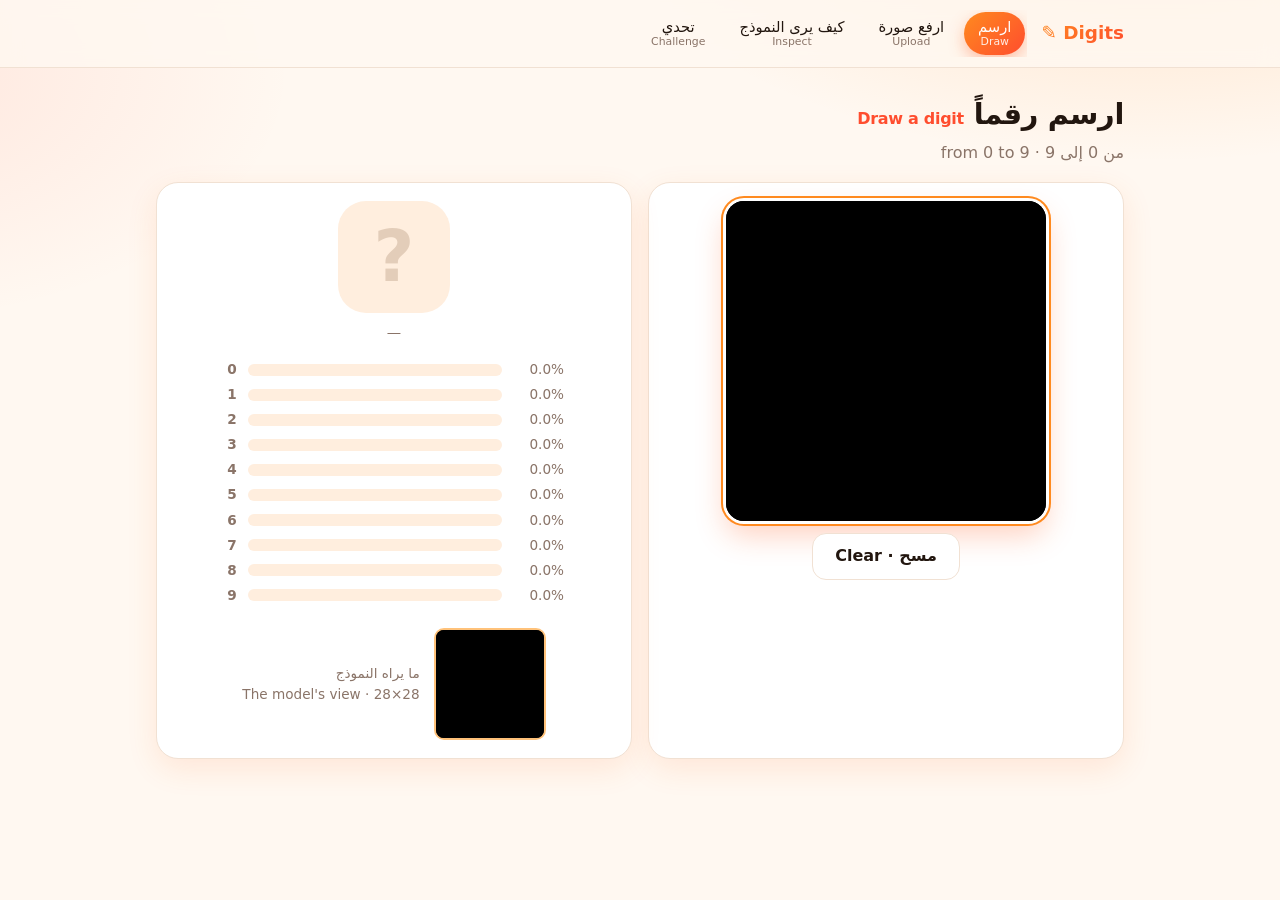
<file: index.html>
<!DOCTYPE html>
<html lang="ar" dir="rtl">
<head>
<meta charset="utf-8">
<meta name="viewport" content="width=device-width, initial-scale=1">
<title>Digits · ارسم</title>
<link rel="stylesheet" href="style.css">
</head>
<body>
<header id="nav"></header>
<main class="wrap">
  <div class="hero">
    <h1>ارسم رقماً <em>Draw a digit</em></h1>
    <p>من 0 إلى 9 · from 0 to 9</p>
  </div>

  <div class="grid">
    <section class="card center">
      <canvas id="pad" class="pad" width="280" height="280"></canvas>
      <div class="row"><button id="clear" class="btn ghost">مسح · Clear</button></div>
    </section>

    <section class="card center">
      <div id="digit" class="digit none">?</div>
      <div id="conf" class="conf">—</div>
      <div id="bars" class="bars"></div>
      <div class="seen">
        <canvas id="view" class="px"></canvas>
        <span>ما يراه النموذج<br>The model's view · 28×28</span>
      </div>
    </section>
  </div>
  <div id="status" class="status"></div>
</main>

<script src="model.js"></script>
<script src="ui.js"></script>
<script>
UI.nav('index.html');
var W = null;
var view = document.getElementById('view');
var res = UI.result(document.getElementById('digit'), document.getElementById('conf'), UI.buildBars(document.getElementById('bars')));

function blank() { UI.drawGray(view, new Float32Array(784), 28, 28, 112); }

function update() {
  if (!W) return;
  var g = padCtl.gray();
  var img = MODEL.preprocess(g.gray, g.w, g.h);
  if (!img) { res.empty(); blank(); return; }
  UI.drawGray(view, img, 28, 28, 112);
  res.show(MODEL.predict(img, W));
}

var padCtl = UI.createPad(document.getElementById('pad'), update);
document.getElementById('clear').addEventListener('click', function () { padCtl.clear(); });
res.empty(); blank();
UI.loadModel(document.getElementById('status')).then(function (w) { W = w; update(); });
</script>
</body>
</html>
</file>
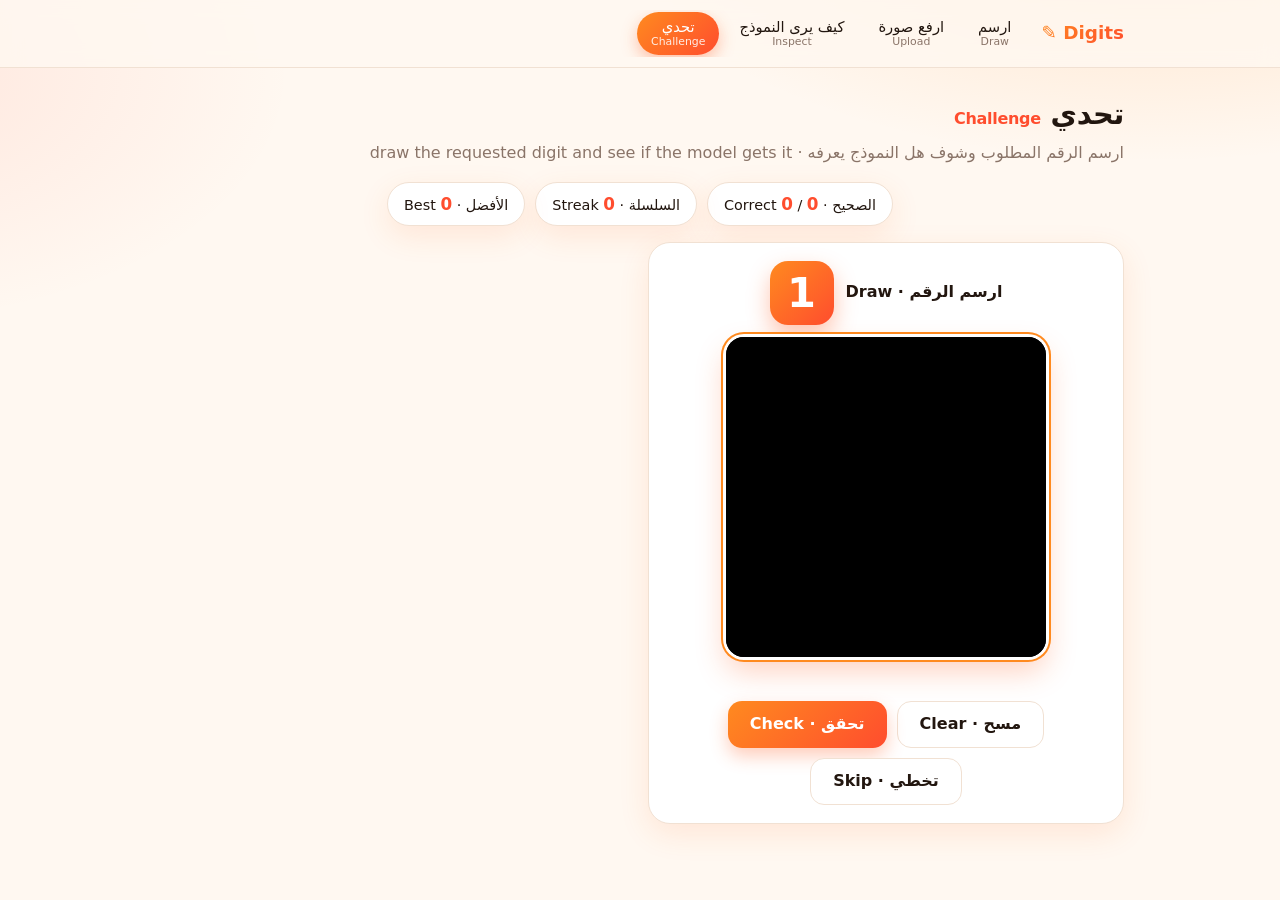
<file: challenge.html>
<!DOCTYPE html>
<html lang="ar" dir="rtl">
<head>
<meta charset="utf-8">
<meta name="viewport" content="width=device-width, initial-scale=1">
<title>Digits · تحدي</title>
<link rel="stylesheet" href="style.css">
</head>
<body>
<header id="nav"></header>
<main class="wrap">
  <div class="hero">
    <h1>تحدي <em>Challenge</em></h1>
    <p>ارسم الرقم المطلوب وشوف هل النموذج يعرفه · draw the requested digit and see if the model gets it</p>
  </div>

  <div class="scorebar">
    <div class="chip">الصحيح · Correct <b id="ok">0</b> / <b id="total">0</b></div>
    <div class="chip">السلسلة · Streak <b id="streak">0</b></div>
    <div class="chip">الأفضل · Best <b id="best">0</b></div>
  </div>

  <div class="grid">
    <section class="card center">
      <div class="target"><span>ارسم الرقم · Draw</span><span class="n" id="target">?</span></div>
      <canvas id="pad" class="pad" width="280" height="280"></canvas>
      <div class="hint" id="hint"></div>
      <div class="row">
        <button id="clear" class="btn ghost">مسح · Clear</button>
        <button id="check" class="btn">تحقق · Check</button>
        <button id="next" class="btn" hidden>التالي · Next</button>
        <button id="skip" class="btn ghost">تخطي · Skip</button>
      </div>
    </section>

    <section class="card center" id="resultCard" hidden>
      <div class="banner" id="banner"></div>
      <div id="digit" class="digit none">?</div>
      <div id="conf" class="conf">—</div>
      <div id="bars" class="bars"></div>
      <div class="seen">
        <canvas id="view" class="px"></canvas>
        <span>ما يراه النموذج<br>The model's view · 28×28</span>
      </div>
    </section>
  </div>
  <div id="status" class="status"></div>
</main>

<script src="model.js"></script>
<script src="ui.js"></script>
<script>
UI.nav('challenge.html');
var W = null, target = -1, checked = false;
var score = { ok: 0, total: 0, streak: 0, best: 0 };
var $ = function (id) { return document.getElementById(id); };
var res = UI.result($('digit'), $('conf'), UI.buildBars($('bars')));

function showScore() {
  $('ok').textContent = score.ok; $('total').textContent = score.total;
  $('streak').textContent = score.streak; $('best').textContent = score.best;
}

function nextRound() {
  var t;
  do { t = Math.floor(Math.random() * 10); } while (t === target);
  target = t; checked = false;
  $('target').textContent = t;
  $('resultCard').hidden = true;
  $('hint').textContent = '';
  $('check').hidden = false; $('next').hidden = true; $('skip').hidden = false;
  padCtl.clear();
}

function check() {
  if (checked || !W) return;
  var g = padCtl.gray();
  var img = MODEL.preprocess(g.gray, g.w, g.h);
  if (!img) { $('hint').textContent = 'ارسم الرقم أولاً · Draw the digit first'; return; }
  checked = true;
  var p = MODEL.predict(img, W);
  var guess = res.show(p);
  UI.drawGray($('view'), img, 28, 28, 112);
  var conf = (p[guess] * 100).toFixed(1) + '%';

  score.total++;
  var banner = $('banner');
  if (guess === target) {
    score.ok++; score.streak++; if (score.streak > score.best) score.best = score.streak;
    banner.className = 'banner ok';
    banner.textContent = 'أحسنت! النموذج عرف رقمك · The model got it (' + conf + ')';
  } else {
    score.streak = 0;
    banner.className = 'banner bad';
    banner.textContent = 'النموذج شافه ' + guess + ' بدل ' + target + ' · It saw ' + guess + ' instead of ' + target + ' (' + conf + ')';
  }
  showScore();
  $('resultCard').hidden = false;
  $('check').hidden = true; $('next').hidden = false; $('skip').hidden = true;
}

var padCtl = UI.createPad($('pad'), null);
$('clear').addEventListener('click', function () { if (!checked) padCtl.clear(); else nextRound(); });
$('check').addEventListener('click', check);
$('next').addEventListener('click', nextRound);
$('skip').addEventListener('click', nextRound);

showScore(); res.empty(); nextRound();
UI.loadModel($('status')).then(function (w) { W = w; });
</script>
</body>
</html>
</file>
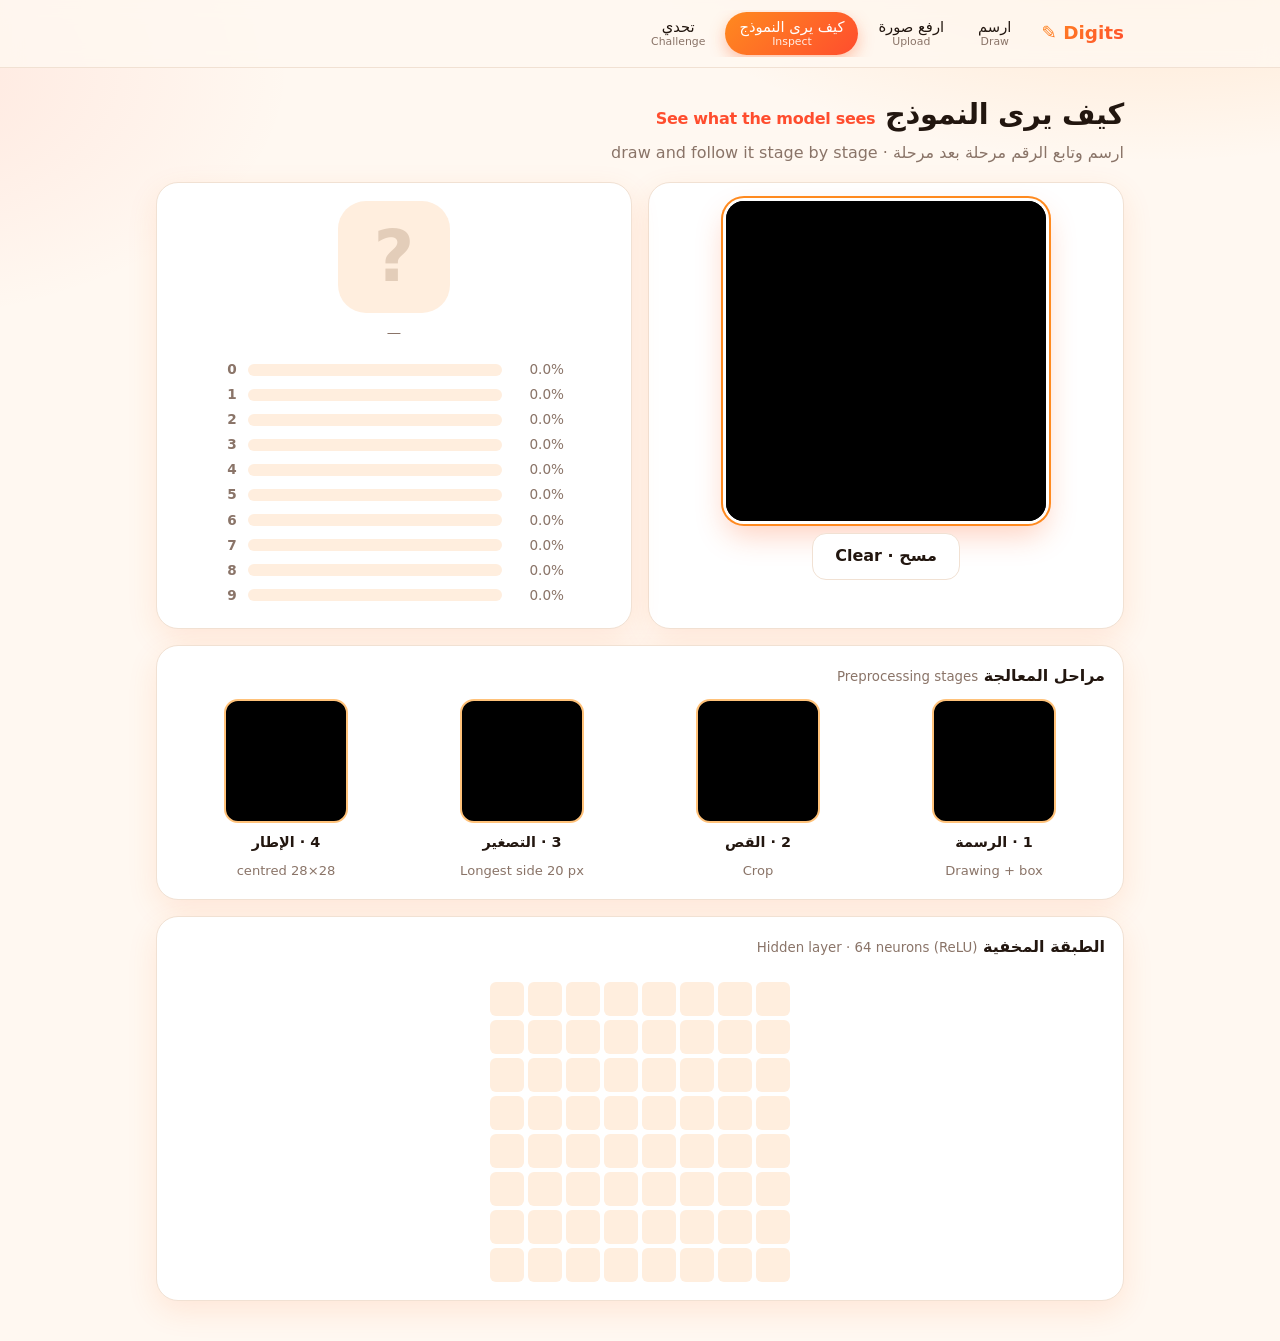
<file: inspect.html>
<!DOCTYPE html>
<html lang="ar" dir="rtl">
<head>
<meta charset="utf-8">
<meta name="viewport" content="width=device-width, initial-scale=1">
<title>Digits · كيف يرى النموذج</title>
<link rel="stylesheet" href="style.css">
</head>
<body>
<header id="nav"></header>
<main class="wrap">
  <div class="hero">
    <h1>كيف يرى النموذج <em>See what the model sees</em></h1>
    <p>ارسم وتابع الرقم مرحلة بعد مرحلة · draw and follow it stage by stage</p>
  </div>

  <div class="stack">
    <div class="grid">
      <section class="card center">
        <canvas id="pad" class="pad" width="280" height="280"></canvas>
        <div class="row"><button id="clear" class="btn ghost">مسح · Clear</button></div>
      </section>
      <section class="card center">
        <div id="digit" class="digit none">?</div>
        <div id="conf" class="conf">—</div>
        <div id="bars" class="bars"></div>
      </section>
    </div>

    <section class="card">
      <h3>مراحل المعالجة <small>Preprocessing stages</small></h3>
      <div class="stages">
        <div class="stage"><div class="frame"><canvas id="s1"></canvas></div><b>1 · الرسمة</b>Drawing + box</div>
        <div class="stage"><div class="frame"><canvas id="s2"></canvas></div><b>2 · القص</b>Crop</div>
        <div class="stage"><div class="frame"><canvas id="s3"></canvas></div><b>3 · التصغير</b>Longest side 20 px</div>
        <div class="stage"><div class="frame"><canvas id="s4"></canvas></div><b>4 · الإطار</b>28×28 centred</div>
      </div>
    </section>

    <section class="card center">
      <h3 style="align-self:flex-start">الطبقة المخفية <small>Hidden layer · 64 neurons (ReLU)</small></h3>
      <div class="neurons" id="neurons"></div>
    </section>
  </div>
  <div id="status" class="status"></div>
</main>

<script src="model.js"></script>
<script src="ui.js"></script>
<script>
UI.nav('inspect.html');
var W = null;
var padCanvas = document.getElementById('pad');
var s1 = document.getElementById('s1'), s2 = document.getElementById('s2'), s3 = document.getElementById('s3'), s4 = document.getElementById('s4');
var res = UI.result(document.getElementById('digit'), document.getElementById('conf'), UI.buildBars(document.getElementById('bars')));

var neuronsEl = document.getElementById('neurons'), cells = [];
for (var n = 0; n < 64; n++) { var c = document.createElement('i'); neuronsEl.appendChild(c); cells.push(c); }

function sizeTo(canvas, w, h, maxPx) {
  var s = maxPx / Math.max(w, h);
  canvas.style.width = Math.round(w * s) + 'px';
  canvas.style.height = Math.round(h * s) + 'px';
}

function clearStages() {
  [s2, s3, s4].forEach(function (cv) { UI.drawGray(cv, new Float32Array(1), 1, 1, 8); });
  s1.width = 280; s1.height = 280; sizeTo(s1, 280, 280, 120);
  s1.getContext('2d').clearRect(0, 0, 280, 280);
  cells.forEach(function (c) { c.style.background = ''; c.title = ''; });
}

function update() {
  if (!W) return;
  var g = padCtl.gray(), dbg = {};
  var img = MODEL.preprocess(g.gray, g.w, g.h, dbg);
  if (!img) { res.empty(); clearStages(); return; }

  // 1: the drawing with the digit's bounding box
  s1.width = 280; s1.height = 280; sizeTo(s1, 280, 280, 120);
  var c1 = s1.getContext('2d');
  c1.drawImage(padCanvas, 0, 0);
  c1.strokeStyle = '#ff8a1f'; c1.lineWidth = 4;
  c1.strokeRect(dbg.box.x0, dbg.box.y0, dbg.box.x1 - dbg.box.x0 + 1, dbg.box.y1 - dbg.box.y0 + 1);

  UI.drawGray(s2, dbg.crop.data, dbg.crop.w, dbg.crop.h, 120);
  UI.drawGray(s3, dbg.small.data, dbg.small.w, dbg.small.h, 120);
  UI.drawGray(s4, img, 28, 28, 120);

  var f = MODEL.forward(img, W);
  res.show(f.p);
  var mx = 0; for (var i = 0; i < 64; i++) if (f.hidden[i] > mx) mx = f.hidden[i];
  for (var j = 0; j < 64; j++) {
    var a = mx > 0 ? f.hidden[j] / mx : 0;
    cells[j].style.background = a > 0 ? 'rgba(255,106,26,' + (0.12 + 0.88 * a).toFixed(2) + ')' : '';
    cells[j].title = 'neuron ' + j + ': ' + f.hidden[j].toFixed(2);
  }
}

var padCtl = UI.createPad(padCanvas, update);
document.getElementById('clear').addEventListener('click', function () { padCtl.clear(); });
res.empty(); clearStages();
UI.loadModel(document.getElementById('status')).then(function (w) { W = w; update(); });
</script>
</body>
</html>
</file>
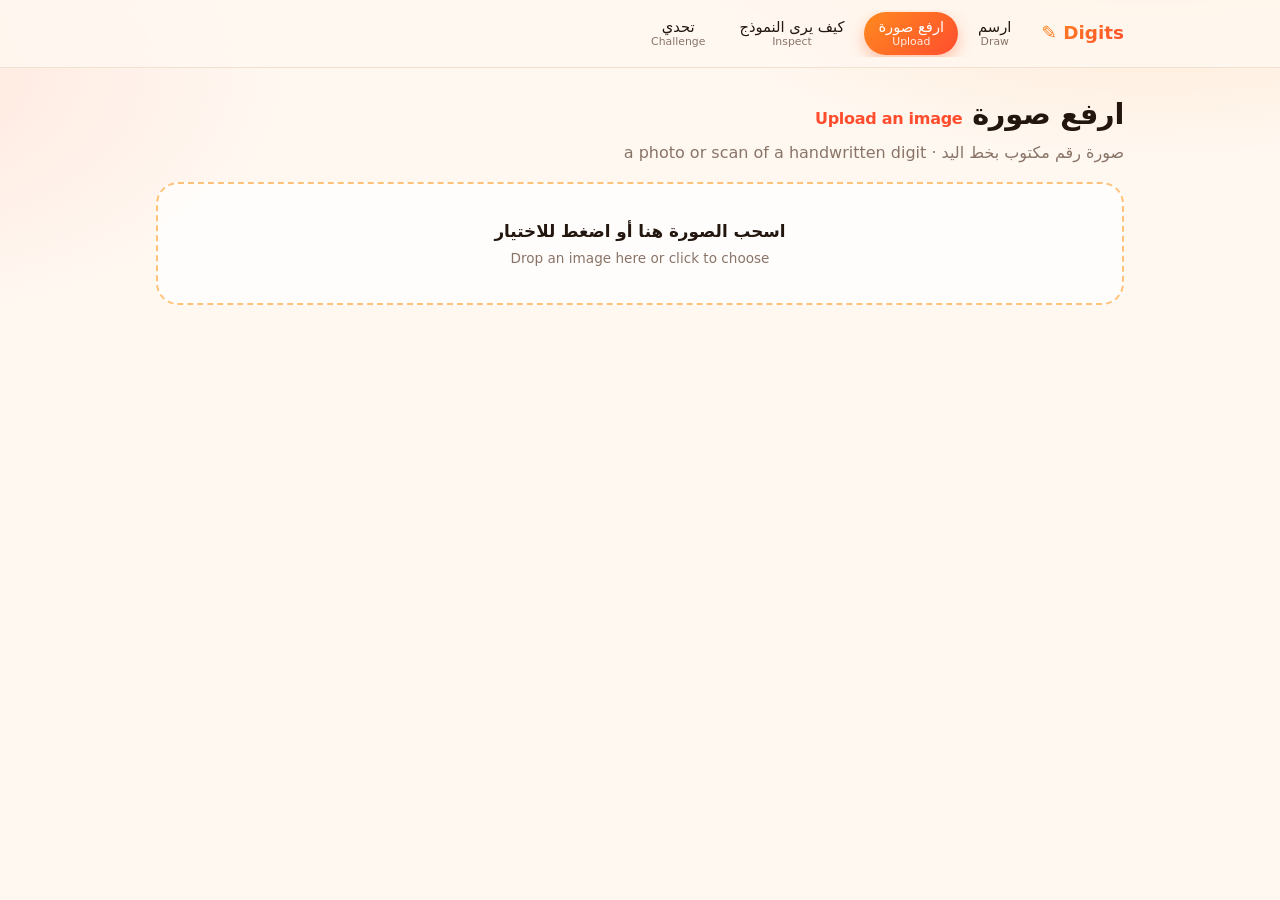
<file: upload.html>
<!DOCTYPE html>
<html lang="ar" dir="rtl">
<head>
<meta charset="utf-8">
<meta name="viewport" content="width=device-width, initial-scale=1">
<title>Digits · ارفع صورة</title>
<link rel="stylesheet" href="style.css">
</head>
<body>
<header id="nav"></header>
<main class="wrap">
  <div class="hero">
    <h1>ارفع صورة <em>Upload an image</em></h1>
    <p>صورة رقم مكتوب بخط اليد · a photo or scan of a handwritten digit</p>
  </div>

  <label class="drop" id="drop" for="file">
    <input id="file" type="file" accept="image/*" hidden>
    <b>اسحب الصورة هنا أو اضغط للاختيار</b>
    <span>Drop an image here or click to choose</span>
  </label>

  <div class="grid" id="out" style="margin-top:16px" hidden>
    <section class="card center">
      <canvas id="orig" class="orig"></canvas>
      <div class="row">
        <button id="invert" class="btn ghost">عكس الألوان · Invert</button>
      </div>
      <div class="seen">
        <canvas id="view" class="px"></canvas>
        <span>ما يراه النموذج<br>The model's view · 28×28</span>
      </div>
    </section>

    <section class="card center">
      <div id="digit" class="digit none">?</div>
      <div id="conf" class="conf">—</div>
      <div id="bars" class="bars"></div>
    </section>
  </div>
  <div id="status" class="status"></div>
</main>

<script src="model.js"></script>
<script src="ui.js"></script>
<script>
UI.nav('upload.html');
var W = null, source = null, manualInvert = false;
var origC = document.getElementById('orig'), view = document.getElementById('view');
var out = document.getElementById('out');
var res = UI.result(document.getElementById('digit'), document.getElementById('conf'), UI.buildBars(document.getElementById('bars')));

function run() {
  if (!source || !W) return;
  var s = Math.min(1, 400 / Math.max(source.width, source.height));
  var w = Math.max(1, Math.round(source.width * s)), h = Math.max(1, Math.round(source.height * s));
  origC.width = w; origC.height = h;
  var ctx = origC.getContext('2d');
  ctx.fillStyle = '#fff'; ctx.fillRect(0, 0, w, h);      // transparent PNGs become white paper
  ctx.drawImage(source, 0, 0, w, h);
  var d = ctx.getImageData(0, 0, w, h).data;
  var gray = new Float32Array(w * h);
  for (var i = 0; i < gray.length; i++) gray[i] = 0.299 * d[i * 4] + 0.587 * d[i * 4 + 1] + 0.114 * d[i * 4 + 2];

  // light border = light paper = dark ink, so flip to white-on-black like MNIST
  var border = [];
  for (var x = 0; x < w; x++) { border.push(gray[x]); border.push(gray[(h - 1) * w + x]); }
  for (var y = 0; y < h; y++) { border.push(gray[y * w]); border.push(gray[y * w + w - 1]); }
  border.sort(function (a, b) { return a - b; });
  var invert = border[border.length >> 1] > 127;
  if (manualInvert) invert = !invert;
  if (invert) for (var j = 0; j < gray.length; j++) gray[j] = 255 - gray[j];

  out.hidden = false;
  var img = MODEL.preprocess(gray, w, h);
  if (!img) { res.empty(); UI.drawGray(view, new Float32Array(784), 28, 28, 112); return; }
  UI.drawGray(view, img, 28, 28, 112);
  res.show(MODEL.predict(img, W));
}

function loadFile(file) {
  if (!file || file.type.indexOf('image/') !== 0) return;
  var url = URL.createObjectURL(file), im = new Image();
  im.onload = function () { source = im; manualInvert = false; URL.revokeObjectURL(url); run(); };
  im.src = url;
}

document.getElementById('file').addEventListener('change', function (e) { loadFile(e.target.files[0]); });
document.getElementById('invert').addEventListener('click', function () { manualInvert = !manualInvert; run(); });
var drop = document.getElementById('drop');
['dragenter', 'dragover'].forEach(function (t) { drop.addEventListener(t, function (e) { e.preventDefault(); drop.classList.add('over'); }); });
['dragleave', 'drop'].forEach(function (t) { drop.addEventListener(t, function (e) { e.preventDefault(); drop.classList.remove('over'); }); });
drop.addEventListener('drop', function (e) { loadFile(e.dataTransfer.files[0]); });

res.empty();
UI.loadModel(document.getElementById('status')).then(function (w) { W = w; run(); });
</script>
</body>
</html>
</file>
<file: style.css>
:root {
  --bg: #fff8f1; --card: #ffffff; --ink: #22160f; --muted: #8a7468;
  --o1: #ff8a1f; --o2: #ff4d2e; --o3: #ffc27a; --soft: #ffeede; --line: #f1e1d3;
  --ok: #1fa971; --bad: #e5484d;
  --shadow: 0 10px 30px rgba(255, 110, 30, .12);
}
* { box-sizing: border-box; }
[hidden] { display: none !important; }
html, body { margin: 0; }
body {
  min-height: 100vh; color: var(--ink); line-height: 1.55;
  font-family: "Segoe UI", Tahoma, system-ui, -apple-system, Arial, sans-serif;
  background-color: var(--bg);
  background-image:
    radial-gradient(900px 420px at 90% -10%, rgba(255, 138, 31, .20), transparent 60%),
    radial-gradient(700px 420px at -10% 8%, rgba(255, 77, 46, .10), transparent 60%);
  background-attachment: fixed;
}

/* ---------- top bar ---------- */
.top { position: sticky; top: 0; z-index: 10; background: rgba(255, 248, 241, .82);
       backdrop-filter: blur(10px); -webkit-backdrop-filter: blur(10px); border-bottom: 1px solid var(--line); }
.top-in { max-width: 1000px; margin: 0 auto; padding: 10px 16px; display: flex; align-items: center; gap: 14px; }
.logo { font-weight: 800; font-size: 1.15rem; white-space: nowrap; direction: ltr;
        background: linear-gradient(135deg, var(--o1), var(--o2)); -webkit-background-clip: text;
        background-clip: text; color: transparent; }
.tabs { display: flex; gap: 6px; overflow-x: auto; scrollbar-width: none; flex: 1; padding: 2px; }
.tabs::-webkit-scrollbar { display: none; }
.tab { display: flex; flex-direction: column; align-items: center; line-height: 1.15; padding: 7px 14px;
       border-radius: 999px; text-decoration: none; color: var(--ink); font-size: .92rem; white-space: nowrap;
       transition: background .15s, transform .15s; }
.tab small { font-size: .68rem; color: var(--muted); direction: ltr; }
.tab:hover { background: var(--soft); }
.tab.on { color: #fff; background: linear-gradient(135deg, var(--o1), var(--o2)); box-shadow: 0 6px 16px rgba(255, 90, 30, .35); }
.tab.on small { color: rgba(255, 255, 255, .88); }

/* ---------- layout ---------- */
.wrap { max-width: 1000px; margin: 0 auto; padding: 18px 16px 40px; }
.hero { margin: 6px 0 16px; }
.hero h1 { margin: 0; font-size: 1.8rem; font-weight: 800; letter-spacing: -.01em; }
.hero h1 em { font-style: normal; font-size: 1rem; font-weight: 600; color: var(--o2); margin-inline-start: 8px; direction: ltr; display: inline-block; }
.hero p { margin: 4px 0 0; color: var(--muted); }
.grid { display: grid; grid-template-columns: 1fr; gap: 16px; }
@media (min-width: 780px) { .grid { grid-template-columns: 1fr 1fr; } }
.card { background: var(--card); border: 1px solid var(--line); border-radius: 22px; padding: 18px; box-shadow: var(--shadow); }
.card h3 { margin: 0 0 10px; font-size: 1rem; }
.card h3 small { color: var(--muted); font-weight: 500; margin-inline-start: 6px; direction: ltr; display: inline-block; }
.center { display: flex; flex-direction: column; align-items: center; gap: 12px; }
.row { display: flex; flex-wrap: wrap; gap: 10px; justify-content: center; }
.status { display: none; margin-top: 14px; padding: 10px 14px; border-radius: 12px; background: #fff0ef; color: #a3262b; text-align: center; }

/* ---------- drawing pad ---------- */
.pad { width: min(100%, 320px); height: auto; aspect-ratio: 1 / 1; background: #000; border-radius: 18px;
       touch-action: none; cursor: crosshair; display: block;
       box-shadow: 0 0 0 3px #fff, 0 0 0 5px var(--o1), 0 14px 30px rgba(255, 90, 30, .28); }

/* ---------- buttons ---------- */
.btn { font: inherit; font-weight: 700; padding: 10px 22px; border-radius: 14px; border: 0; cursor: pointer; color: #fff;
       background: linear-gradient(135deg, var(--o1), var(--o2)); box-shadow: 0 8px 18px rgba(255, 90, 30, .3);
       transition: transform .12s, box-shadow .12s; }
.btn:hover { transform: translateY(-1px); box-shadow: 0 12px 22px rgba(255, 90, 30, .38); }
.btn:active { transform: translateY(0); }
.btn.ghost { background: #fff; color: var(--ink); border: 1px solid var(--line); box-shadow: none; }
.btn.ghost:hover { border-color: var(--o1); }
.btn[hidden] { display: none; }

/* ---------- result ---------- */
.digit { width: 112px; height: 112px; border-radius: 28px; display: grid; place-items: center; font-size: 4.4rem;
         font-weight: 800; color: #fff; line-height: 1; background: linear-gradient(135deg, var(--o1), var(--o2));
         box-shadow: 0 14px 28px rgba(255, 90, 30, .35); }
.digit.none { background: var(--soft); color: #e3cdb9; box-shadow: none; }
.conf { color: var(--muted); font-size: .9rem; margin-top: -4px; min-height: 1.4em; }
.bars { width: 100%; max-width: 340px; direction: ltr; }
.bar { display: grid; grid-template-columns: 16px 1fr 54px; gap: 8px; align-items: center; margin: 4px 0; font-size: .85rem; }
.bar b { text-align: center; color: var(--muted); }
.bar.top b { color: var(--o2); }
.track { height: 12px; background: var(--soft); border-radius: 8px; overflow: hidden; }
.fill { height: 100%; width: 0; border-radius: 8px; background: linear-gradient(90deg, var(--o3), var(--o1)); transition: width .12s; }
.bar.top .fill { background: linear-gradient(90deg, var(--o1), var(--o2)); }
.pct { text-align: right; color: var(--muted); font-variant-numeric: tabular-nums; }
.seen { display: flex; align-items: center; gap: 14px; padding-top: 6px; color: var(--muted); font-size: .85rem; }
.px { image-rendering: pixelated; background: #000; border-radius: 10px; border: 2px solid var(--o3); }

/* ---------- inspect ---------- */
.stages { display: grid; grid-template-columns: repeat(auto-fit, minmax(130px, 1fr)); gap: 14px; }
.stage { display: flex; flex-direction: column; align-items: center; gap: 8px; text-align: center; font-size: .82rem; color: var(--muted); }
.stage .frame { width: 124px; height: 124px; display: grid; place-items: center; background: #000; border-radius: 14px; border: 2px solid var(--o3); overflow: hidden; }
.stage canvas { image-rendering: pixelated; }
.stage b { color: var(--ink); font-size: .9rem; }
.neurons { display: grid; grid-template-columns: repeat(8, 1fr); gap: 4px; width: 100%; max-width: 300px; direction: ltr; }
.neurons i { aspect-ratio: 1 / 1; border-radius: 6px; background: var(--soft); }
.stack { display: grid; gap: 16px; }

/* ---------- upload ---------- */
.drop { display: flex; flex-direction: column; align-items: center; gap: 4px; text-align: center; cursor: pointer;
        padding: 34px 16px; border: 2px dashed var(--o3); border-radius: 22px; background: rgba(255, 255, 255, .7);
        transition: background .15s, border-color .15s; }
.drop:hover, .drop.over { background: var(--soft); border-color: var(--o1); }
.drop b { font-size: 1.05rem; }
.drop span { color: var(--muted); font-size: .85rem; direction: ltr; }
.orig { max-width: 100%; max-height: 240px; border-radius: 14px; border: 2px solid var(--o3); background: #fff; }

/* ---------- challenge ---------- */
.scorebar { display: flex; flex-wrap: wrap; gap: 10px; justify-content: center; margin-bottom: 16px; }
.chip { padding: 8px 16px; border-radius: 999px; background: #fff; border: 1px solid var(--line); font-size: .9rem; box-shadow: var(--shadow); }
.chip b { color: var(--o2); font-size: 1.05rem; }
.target { display: flex; align-items: center; gap: 12px; font-weight: 700; }
.target .n { width: 64px; height: 64px; border-radius: 18px; display: grid; place-items: center; font-size: 2.6rem; color: #fff;
             background: linear-gradient(135deg, var(--o1), var(--o2)); box-shadow: 0 10px 22px rgba(255, 90, 30, .35); }
.banner { width: 100%; padding: 12px 14px; border-radius: 14px; text-align: center; font-weight: 700; }
.banner.ok { background: #e6f8f0; color: #0b7a50; }
.banner.bad { background: #ffeded; color: #b3262b; }
.hint { color: var(--muted); font-size: .9rem; min-height: 1.4em; text-align: center; }
</file>
